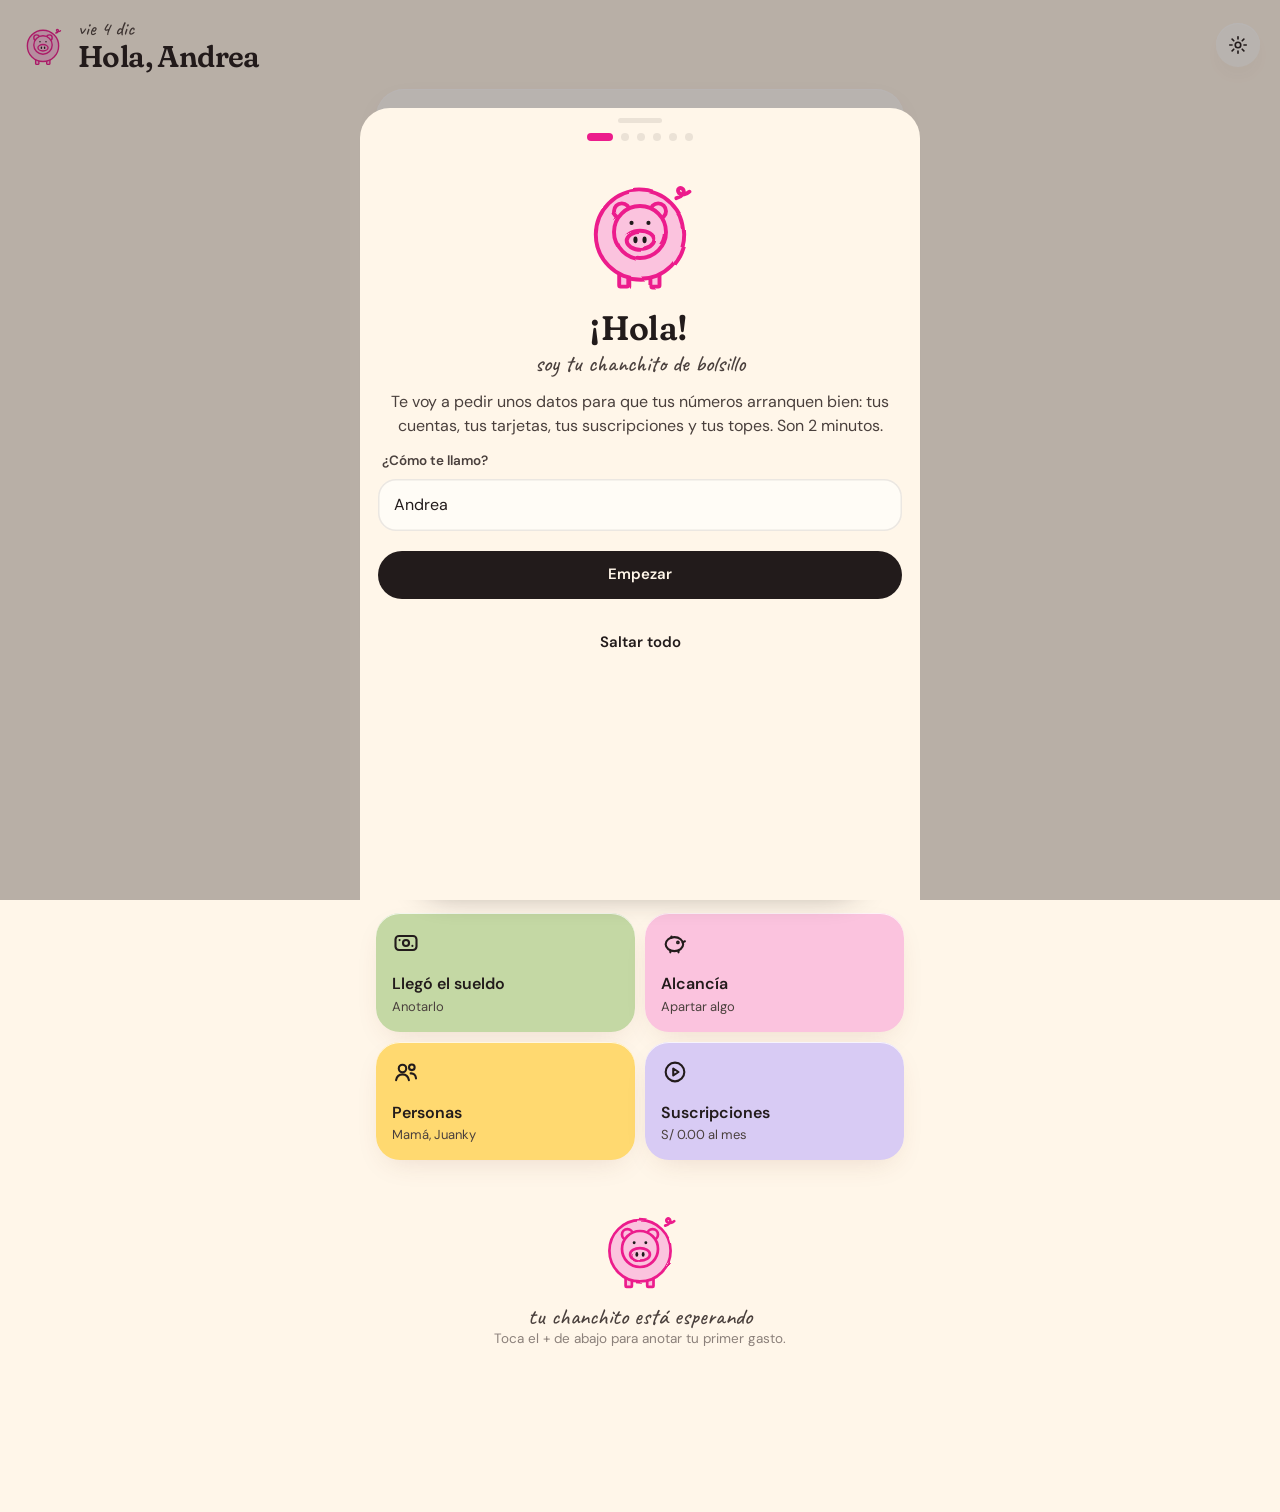
<file: index.html>
<!doctype html>
<html lang="es">
<head>
<meta charset="utf-8">
<meta name="viewport" content="width=device-width, initial-scale=1, viewport-fit=cover">
<title>Oink</title>
<meta name="theme-color" content="#FFF6E9">
<meta name="color-scheme" content="light">
<meta name="apple-mobile-web-app-capable" content="yes">
<meta name="mobile-web-app-capable" content="yes">
<meta name="apple-mobile-web-app-title" content="Oink">
<meta name="apple-mobile-web-app-status-bar-style" content="default">
<meta name="format-detection" content="telephone=no">
<link rel="manifest" href="manifest.webmanifest">
<link rel="apple-touch-icon" href="iconos/icono-180.png?v=1">
<link rel="icon" type="image/png" href="iconos/icono-192.png?v=1">
<link rel="preload" href="fuentes/Fraunces.woff2" as="font" type="font/woff2" crossorigin>
<link rel="stylesheet" href="estilo.css">
</head>
<body>
<header id="cabecera"></header>
<main id="vista"></main>
<nav id="barra"></nav>
<div id="hoja" hidden></div>
<div id="aviso" hidden></div>
<input id="archivo" type="file" accept=".json,application/json" hidden>
<script src="logica.js"></script>
<script src="app.js"></script>
</body>
</html>
</file>
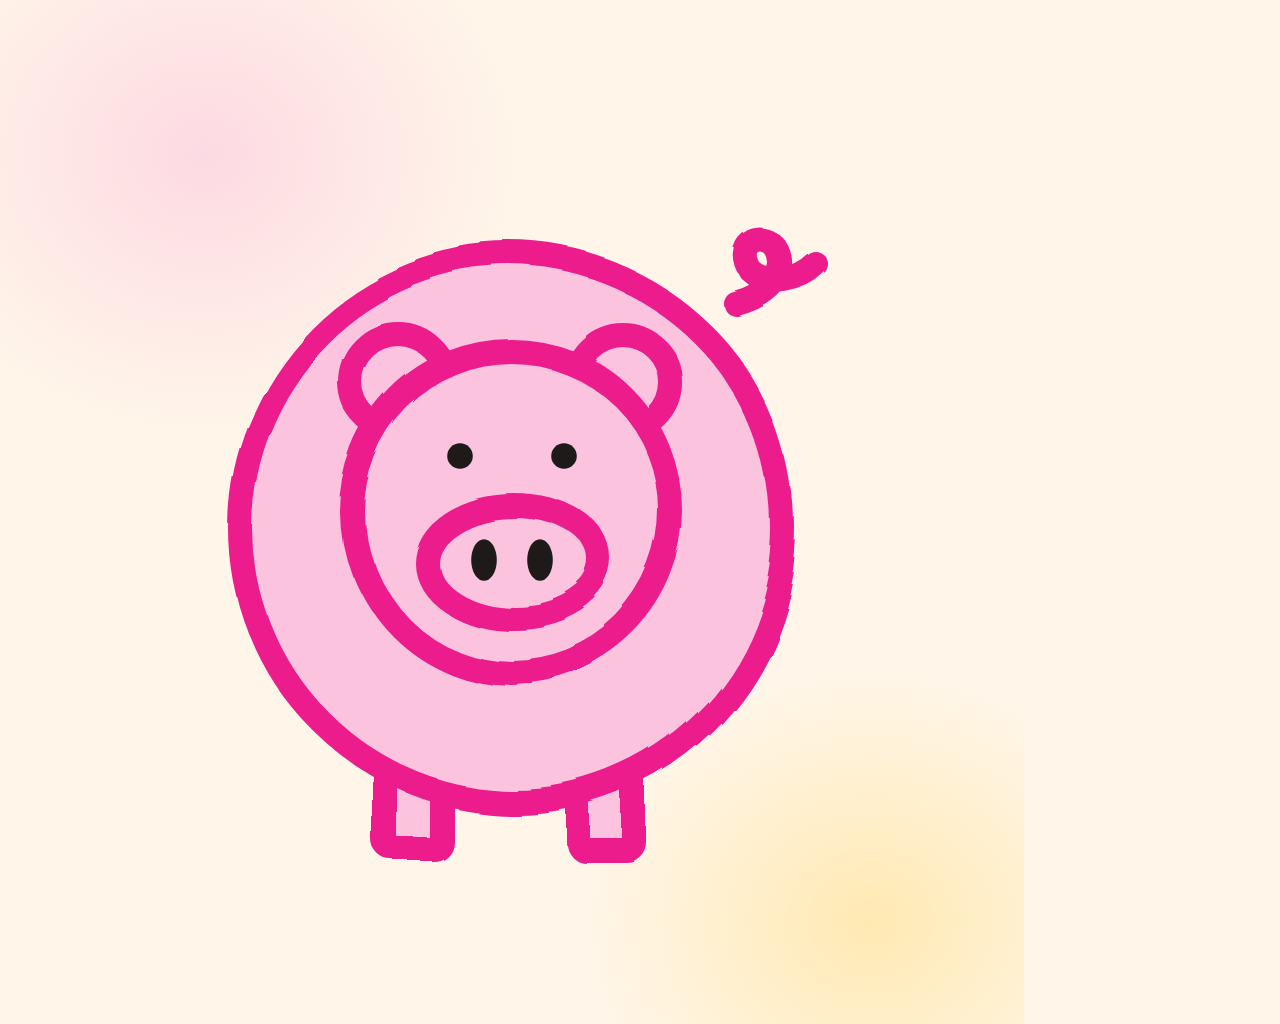
<file: iconos/icono.html>
<!doctype html>
<!-- Ícono de Oink. Se captura a 1024 px y se reduce a 180, 192 y 512 (ver LEEME). -->
<html><head><meta charset="utf-8"><style>
html, body { margin: 0; width: 1024px; height: 1024px; background: #FFF6E9; overflow: hidden; }
body { display: grid; place-items: center; background:
  radial-gradient(45% 40% at 20% 15%, rgba(251,195,222,.55), transparent 70%),
  radial-gradient(40% 35% at 85% 90%, rgba(255,217,112,.45), transparent 70%), #FFF6E9; }
svg { width: 800px; height: 800px; }
</style></head><body>
<svg viewBox="0 0 100 100">
  <defs><filter id="lapiz"><feTurbulence type="fractalNoise" baseFrequency="0.035" numOctaves="2" seed="4"/>
  <feDisplacementMap in="SourceGraphic" scale="2.4"/></filter></defs>
  <g filter="url(#lapiz)" stroke="#EC1C8C" stroke-width="3" stroke-linecap="round" stroke-linejoin="round" fill="#FBC3DE">
    <path d="M78 24c4-1 7-4 5-7-2-2-5 0-3 3 2 2 6 1 8-1" fill="none"/>
    <rect x="34" y="80" width="7" height="12" rx="1"/><rect x="58" y="80" width="7" height="12" rx="1"/>
    <circle cx="50" cy="52" r="34"/>
    <circle cx="36" cy="34" r="6"/><circle cx="64" cy="34" r="6"/>
    <circle cx="50" cy="50" r="20"/>
    <ellipse cx="50" cy="56" rx="11" ry="7"/>
  </g>
  <g fill="#1E1A1A"><circle cx="43.5" cy="43" r="1.6"/><circle cx="56.5" cy="43" r="1.6"/>
  <ellipse cx="46.5" cy="56" rx="1.6" ry="2.6"/><ellipse cx="53.5" cy="56" rx="1.6" ry="2.6"/></g>
</svg></body></html>
</file>
<file: estilo.css>
/* Oink — crema con manchas pastel, tarjetas redondeadas y un chanchito rosado.
   Números en Fraunces (serif suave), texto en DM Sans, acentos a mano en Caveat. */

@font-face { font-family: 'Fraunces'; src: url(fuentes/Fraunces.woff2) format('woff2'); font-weight: 400 800; font-display: swap; }
@font-face { font-family: 'DM Sans'; src: url(fuentes/DMSans.woff2) format('woff2'); font-weight: 400 700; font-display: swap; }
@font-face { font-family: 'Caveat'; src: url(fuentes/Caveat.woff2) format('woff2'); font-weight: 500 700; font-display: swap; }

:root {
  --crema: #FFF6E9;
  --papel: #FFFCF6;
  --tinta: #221B1B;
  --tinta-suave: #4A403D;
  --gris: #8C817B;
  --linea: rgba(34, 27, 27, .09);
  --magenta: #EC1C8C;
  --rosa: #FBC3DE;
  --amarillo: #FFD970;
  --celeste: #BEE0F7;
  --durazno: #FFC8A2;
  --lila: #D8CBF4;
  --salvia: #C4D8A4;
  --arena: #EEE2CD;
  --rojo: #D93A4A;
  --verde: #3B8A57;
  --serif: 'Fraunces', Georgia, serif;
  --sans: 'DM Sans', -apple-system, system-ui, sans-serif;
  --mano: 'Caveat', 'Bradley Hand', cursive;
  --radio: 28px;
  --sombra: 0 1px 0 rgba(255, 255, 255, .8) inset, 0 10px 30px -12px rgba(120, 60, 40, .18);
  --borde: env(safe-area-inset-bottom, 0px);
  color-scheme: light;
}

* { box-sizing: border-box; -webkit-tap-highlight-color: transparent; }
html { background: var(--crema); }
body {
  margin: 0; min-height: 100vh; background: var(--crema); color: var(--tinta);
  font: 400 16px/1.4 var(--sans); -webkit-font-smoothing: antialiased; -webkit-text-size-adjust: 100%;
  padding: env(safe-area-inset-top, 0px) 0 calc(110px + var(--borde));
  overflow-x: hidden;
}
/* manchas de color difuminadas detrás de todo */
body::before {
  content: ''; position: fixed; inset: -20%; z-index: -1; pointer-events: none;
  background:
    radial-gradient(38% 30% at 12% 8%, rgba(251, 195, 222, .55), transparent 70%),
    radial-gradient(34% 26% at 92% 22%, rgba(255, 217, 112, .45), transparent 70%),
    radial-gradient(40% 30% at 85% 88%, rgba(190, 224, 247, .55), transparent 70%),
    radial-gradient(30% 24% at 8% 70%, rgba(196, 216, 164, .4), transparent 70%);
  filter: blur(10px);
}
body.con-hoja { overflow: hidden; }

button, input, select { font: inherit; color: inherit; }
button { background: none; border: 0; padding: 0; cursor: pointer; }
a { color: inherit; text-decoration: none; }
b { font-weight: 600; }
h1, h2 { margin: 0; font-family: var(--serif); font-weight: 600; letter-spacing: -.02em; line-height: 1.05; }
h1 { font-size: 34px; }
h2 { font-size: 26px; }

.ico { width: 22px; height: 22px; fill: none; stroke: currentColor; stroke-width: 1.8; stroke-linecap: round; stroke-linejoin: round; flex: none; }
.chanchito { display: block; flex: none; }

.eyebrow { font-size: 12px; font-weight: 600; letter-spacing: .12em; text-transform: uppercase; color: var(--gris); }
.mano { font-family: var(--mano); font-size: 20px; color: var(--tinta-suave); line-height: 1.1; }
.mano.grande { font-size: 23px; margin: 10px 0 0; }
.meta { display: block; font-size: 13.5px; color: var(--gris); line-height: 1.35; }
.nota { display: block; font-size: 13.5px; color: var(--gris); margin: 8px 2px 0; line-height: 1.4; }
.nota-pie { font-size: 13.5px; color: var(--gris); margin: 12px 8px 0; line-height: 1.45; }
.centrado { text-align: center; }
.rojo { color: var(--rojo) !important; }
.ingreso { color: var(--verde); }
.neutro { color: var(--gris); }
i { font-style: normal; }

/* colores de relleno por nombre */
.c-amarillo { background: var(--amarillo); } .c-celeste { background: var(--celeste); } .c-rosa { background: var(--rosa); }
.c-durazno { background: var(--durazno); } .c-lila { background: var(--lila); } .c-salvia { background: var(--salvia); } .c-arena { background: var(--arena); }

/* ---------- cabecera ---------- */
#cabecera { display: flex; align-items: center; gap: 10px; padding: 18px 20px 8px; }
#cabecera .titulo, #cabecera .hola { flex: 1; min-width: 0; }
.hola { display: flex; align-items: center; gap: 12px; }
.hola h1 { font-size: 30px; }
.redondo {
  width: 44px; height: 44px; border-radius: 50%; display: grid; place-items: center; flex: none;
  background: var(--papel); box-shadow: var(--sombra); color: var(--tinta);
}
.redondo.claro { background: rgba(255, 255, 255, .55); box-shadow: none; }
.redondo.chico { width: 36px; height: 36px; }
.redondo.chico .ico { width: 18px; height: 18px; }

/* ---------- vista ---------- */
#vista { padding: 8px 16px 24px; max-width: 560px; margin: 0 auto; }
#vista > * + * { margin-top: 14px; }
.caja { background: var(--papel); border-radius: var(--radio); padding: 20px; box-shadow: var(--sombra); }
.caja.chica { padding: 16px; }
.encabezado { display: flex; align-items: baseline; justify-content: space-between; gap: 10px; padding: 6px 6px 0; }
.caja .encabezado { padding: 0; }
.enlace { font-size: 14px; font-weight: 600; color: var(--magenta); }
.enlace.bloque { display: block; width: 100%; text-align: center; padding: 14px 0 2px; }
#vista > .encabezado { margin-top: 22px; }

/* números */
.num { font-family: var(--serif); font-weight: 600; letter-spacing: -.02em; font-variant-numeric: tabular-nums lining-nums; white-space: nowrap; display: block; }
.num .sim { font-size: .5em; font-weight: 500; margin-right: .18em; vertical-align: .55em; color: var(--tinta-suave); }
.num .dec { font-size: .5em; font-weight: 500; color: var(--tinta-suave); }
.num .sig { margin-right: .1em; }
.num.grande { font-size: 50px; line-height: 1.05; margin-top: 6px; }
.num.medio { font-size: 32px; line-height: 1.05; }
.num.negativo { color: var(--rojo); }
.num-chico { display: block; font-family: var(--serif); font-size: 20px; font-weight: 600; margin-top: 6px; letter-spacing: -.01em; }

/* alertas (suscripciones, pagos, respaldo) */
.alerta { border-radius: 24px; padding: 16px; display: flex; flex-wrap: wrap; align-items: center; gap: 12px; box-shadow: var(--sombra); }
.alerta-txt { flex: 1; min-width: 0; }
.alerta-txt b { display: block; font-size: 16px; }
.alerta-txt .meta { color: var(--tinta-suave); opacity: .8; }
.alerta .botones { width: 100%; gap: 6px; flex-wrap: nowrap; }
.alerta .btn.mini { padding: 0 14px; }
.alerta .btn.texto { padding: 0 8px; }
.linea { display: block; }
.linea.usd { font-size: .72em; margin-top: 2px; }
.botones { display: flex; flex-wrap: wrap; gap: 8px; }
.botones.centrados { justify-content: center; margin-top: 16px; }

/* botones */
.btn {
  display: inline-flex; align-items: center; justify-content: center; gap: 6px;
  min-height: 48px; padding: 0 22px; border-radius: 999px; font-weight: 600; font-size: 15px;
  background: var(--papel); box-shadow: inset 0 0 0 1.5px var(--linea);
}
.btn .ico { width: 18px; height: 18px; }
.btn.oscuro { background: var(--tinta); color: var(--crema); box-shadow: none; }
.btn.mini { min-height: 40px; padding: 0 16px; font-size: 14px; }
.btn.texto { background: none; box-shadow: none; padding: 0 12px; }
.btn.ancho { width: 100%; }
.alerta .btn { background: rgba(255, 255, 255, .7); box-shadow: none; }
.alerta .btn.oscuro { background: var(--tinta); }
.alerta .btn.texto { background: none; }

/* tu plata */
.plata .pastillas { display: grid; grid-template-columns: repeat(3, 1fr); gap: 8px; margin-top: 16px; }
.pastilla { border-radius: 20px; padding: 12px; display: flex; flex-direction: column; gap: 4px; min-width: 0; }
.pastilla span { font-size: 12.5px; color: var(--tinta-suave); }
.pastilla b { font-family: var(--serif); font-size: 14px; line-height: 1.2; white-space: nowrap; }

/* anillo del mes */
.anillo-caja { position: relative; width: 220px; height: 220px; margin: 12px auto 0; }
.anillo { width: 100%; height: 100%; transform: rotate(-90deg); }
.anillo circle { fill: none; stroke-width: 20; }
.anillo .pista { stroke: var(--arena); opacity: .7; }
.anillo .arco { stroke-linecap: round; }
.anillo-caja .centro { position: absolute; inset: 0; display: flex; flex-direction: column; align-items: center; justify-content: center; text-align: center; }
.mini-topes { display: grid; grid-template-columns: 1fr 1fr; gap: 8px; margin-top: 14px; }
.mini-tope { display: flex; align-items: center; gap: 8px; padding: 10px; border-radius: 18px; background: var(--crema); text-align: left; min-width: 0; }
.mini-tope .burbuja { width: 34px; height: 34px; }
.mini-tope .burbuja .ico { width: 18px; height: 18px; }
.mini-tope .izq { flex: 1; min-width: 0; }
.mini-tope b { font-size: 13.5px; display: block; overflow: hidden; text-overflow: ellipsis; white-space: nowrap; }
.mini-tope .der { font-size: 13px; font-weight: 600; }
.barrita { display: block; height: 8px; border-radius: 99px; background: var(--arena); overflow: hidden; margin-top: 6px; }
.barrita i { display: block; height: 100%; border-radius: 99px; filter: saturate(1.25) brightness(.95); }
.barrita i.pasado { background: var(--rojo); }

/* tarjetas de crédito como plástico */
.carrusel { display: flex; gap: 12px; overflow-x: auto; margin: 10px -16px 0; padding: 4px 16px 10px; scroll-snap-type: x mandatory; scrollbar-width: none; }
.carrusel::-webkit-scrollbar { display: none; }
.plastico {
  position: relative; flex: none; width: 78%; max-width: 300px; border-radius: 26px; padding: 18px; min-height: 150px;
  display: flex; flex-direction: column; gap: 4px; scroll-snap-align: start; box-shadow: var(--sombra); overflow: hidden;
}
.plastico::after { content: ''; position: absolute; right: -40px; bottom: -50px; width: 150px; height: 150px; border-radius: 50%; background: rgba(255, 255, 255, .35); }
.plastico .banco { font-family: var(--serif); font-size: 22px; font-weight: 700; letter-spacing: -.01em; }
.plastico .banco i { font-family: var(--mano); font-weight: 600; font-size: 19px; margin-left: 8px; color: var(--tinta-suave); }
.plastico .monto { font-family: var(--serif); font-size: 24px; font-weight: 600; margin-top: auto; position: relative; z-index: 1; }
.plastico .reparto, .plastico .cierra { font-size: 13px; color: var(--tinta-suave); position: relative; z-index: 1; }
.plastico.grande { width: 100%; max-width: none; min-height: 170px; }
.plastico.grande .monto { font-size: 32px; }
.plastico .etq-mano { font-family: var(--mano); font-size: 19px; margin-top: auto; color: var(--tinta-suave); position: relative; z-index: 1; }
.plastico.grande .monto { margin-top: 0; }
.plastico .redondo { position: absolute; top: 14px; right: 14px; z-index: 2; }
.tarjeta-caja { padding: 10px 10px 16px; }
.ciclo { padding: 16px 10px 4px; }
.ciclo + .ciclo { border-top: 1px dashed var(--linea); margin-top: 8px; }
.reparto-filas { margin-top: 10px; display: grid; gap: 6px; }
.rf { display: flex; justify-content: space-between; align-items: baseline; font-size: 15px; }
.rf b { font-family: var(--serif); font-size: 17px; font-weight: 600; }
.rf.otro span::before { content: ''; display: inline-block; width: 8px; height: 8px; border-radius: 50%; background: var(--durazno); margin-right: 8px; vertical-align: 1px; }
.rf.total { border-top: 1px solid var(--linea); padding-top: 8px; margin-top: 2px; }
.rf.total b { font-size: 20px; }
.ciclo > .meta { margin-top: 10px; }
.falta { display: flex; align-items: center; gap: 12px; margin: 14px 4px 0; padding: 16px; border-radius: 22px; background: var(--crema); }
.falta > div { flex: 1; }
.falta b { display: block; font-family: var(--serif); font-size: 24px; margin-top: 4px; }
.falta.listo b { color: var(--verde); }

/* atajos */
.atajos { display: grid; grid-template-columns: 1fr 1fr; gap: 10px; margin-top: 22px !important; }
.atajo { border-radius: 24px; padding: 16px; display: flex; flex-direction: column; align-items: flex-start; gap: 2px; text-align: left; min-height: 116px; box-shadow: var(--sombra); }
.atajo .ico { width: 28px; height: 28px; margin-bottom: auto; }
.atajo b { font-size: 16px; margin-top: 14px; }
.atajo span { font-size: 13px; color: var(--tinta-suave); }

/* listas */
.lista { background: var(--papel); border-radius: var(--radio); box-shadow: var(--sombra); overflow: hidden; margin-top: 10px; }
.fila { display: flex; align-items: center; gap: 12px; width: 100%; padding: 14px 16px; text-align: left; min-height: 64px; }
.fila + .fila { border-top: 1px solid var(--linea); }
.fila .izq { flex: 1; min-width: 0; }
.fila .izq > b { display: block; overflow: hidden; text-overflow: ellipsis; white-space: nowrap; font-size: 15.5px; }
.fila .izq .meta { overflow: hidden; text-overflow: ellipsis; white-space: nowrap; }
.fila .der { text-align: right; font-family: var(--serif); font-weight: 600; font-size: 16.5px; white-space: nowrap; flex: none; }
.fila .der .meta { font-family: var(--sans); font-weight: 400; }
.fila .der .ico { color: var(--gris); width: 18px; }
.fila.total .der { font-size: 20px; }
.fila.apagada { opacity: .6; }
.fila.bloque { align-items: flex-start; }
.fila.bloque .arriba { display: flex; justify-content: space-between; gap: 8px; align-items: baseline; }
.fila.bloque .arriba > span { font-family: var(--serif); font-weight: 600; white-space: nowrap; }
.fila.bloque .arriba .meta { display: inline; font-family: var(--sans); font-weight: 400; font-size: 12.5px; }
.fila.bloque .izq > .meta { white-space: normal; margin-top: 4px; }
.etiqueta { display: block; margin-top: 4px; margin-left: auto; width: max-content; font-family: var(--sans); font-size: 12px; font-weight: 600; padding: 3px 10px; border-radius: 99px; background: var(--durazno); }
.burbuja { width: 42px; height: 42px; border-radius: 50%; display: grid; place-items: center; flex: none; color: var(--tinta); }
.burbuja b { font-family: var(--serif); font-size: 17px; }
.burbuja.blanca { background: rgba(255, 255, 255, .65); }
.dia { display: flex; justify-content: space-between; align-items: baseline; padding: 18px 6px 0; }
#vista > .dia:first-of-type { padding-top: 6px; }

/* filtros */
.tira { display: flex; gap: 8px; overflow-x: auto; margin: 0 -16px; padding: 2px 16px 4px; scrollbar-width: none; }
.tira::-webkit-scrollbar { display: none; }
.chip { flex: none; padding: 10px 16px; border-radius: 99px; background: var(--papel); font-size: 14px; font-weight: 500; box-shadow: inset 0 0 0 1.5px var(--linea); white-space: nowrap; }
.chip.on { background: var(--tinta); color: var(--crema); box-shadow: none; }

/* stats */
.cambio { display: inline-block; margin-top: 10px; padding: 6px 12px; border-radius: 99px; font-size: 13.5px; font-weight: 600; }
.cambio.sube { background: #FBD5D2; color: #A12A33; }
.cambio.baja { background: #D9EBCF; color: #2E6B43; }
.calendario { padding: 16px 12px; }
.calendario .sem, .calendario .dias { display: grid; grid-template-columns: repeat(7, 1fr); }
.calendario .sem span { text-align: center; font-size: 12px; font-weight: 600; color: var(--gris); padding-bottom: 6px; }
.calendario .d { position: relative; height: 46px; display: grid; place-items: center; }
.calendario .d i { border-radius: 50%; background: var(--magenta); opacity: .85; }
.calendario .d em { position: absolute; font-style: normal; font-size: 11px; color: var(--tinta-suave); bottom: 1px; right: 4px; }
.calendario .d.hoy { box-shadow: inset 0 0 0 1.5px var(--tinta); border-radius: 14px; }
.barras { display: grid; gap: 12px; }
.barra-fila { display: grid; grid-template-columns: 110px 1fr 44px; align-items: center; gap: 10px; font-size: 14.5px; }
.barra-fila .barrita { margin: 0; height: 10px; }
.barra-fila b { text-align: right; }
.reticula { display: grid; grid-template-columns: 1fr 1fr; gap: 10px; }

/* alcancía */
.alcancia-caja { display: flex; flex-direction: column; align-items: center; text-align: center; padding-top: 24px; }
.alcancia-caja .chanchito { margin-bottom: 10px; }
.racha { display: inline-flex; align-items: center; gap: 6px; margin-top: 12px; padding: 8px 14px; border-radius: 99px; background: var(--amarillo); font-weight: 600; font-size: 14px; }
.racha .ico { width: 18px; height: 18px; }
.columnas { display: flex; align-items: flex-end; gap: 10px; height: 170px; padding: 18px 16px 14px; }
.col { flex: 1; height: 100%; display: flex; flex-direction: column; align-items: center; justify-content: flex-end; gap: 6px; font-size: 12px; color: var(--gris); }
.col i { width: 100%; max-width: 34px; border-radius: 12px; background: var(--rosa); min-height: 4px; }
.col i.neg { background: var(--arena); }
.col .valor { color: var(--tinta-suave); font-weight: 600; }

/* ajustes */
.cats-ajustes { display: flex; flex-wrap: wrap; gap: 8px; margin-top: 10px; }
.cat-chip { display: inline-flex; align-items: center; gap: 8px; padding: 10px 16px 10px 12px; border-radius: 99px; font-size: 14.5px; font-weight: 500; }
.cat-chip .ico { width: 20px; height: 20px; }
.recordatorio { margin-top: 10px; }
.recordatorio p { margin: 0; }
.recordatorio ol { margin: 10px 0; padding-left: 22px; line-height: 1.6; }

.vacio { text-align: center; padding: 30px 20px; display: flex; flex-direction: column; align-items: center; }

/* ---------- barra de abajo ---------- */
#barra {
  position: fixed; left: 50%; transform: translateX(-50%); bottom: calc(12px + var(--borde)); z-index: 20;
  width: calc(100% - 32px); max-width: 460px; height: 70px; border-radius: 36px; background: var(--tinta);
  display: flex; align-items: center; justify-content: space-around; padding: 0 8px; box-shadow: 0 14px 30px -10px rgba(34, 27, 27, .45);
}
#barra a { display: flex; flex-direction: column; align-items: center; gap: 3px; color: rgba(255, 246, 233, .5); font-size: 11px; font-weight: 600; width: 58px; padding: 6px 0; }
#barra a.on { color: var(--crema); }
#barra a.on .ico { color: var(--rosa); }
#barra .nuevo { width: 60px; height: 60px; border-radius: 50%; background: var(--rosa); color: var(--tinta); display: grid; place-items: center; margin-top: -30px; box-shadow: 0 0 0 6px var(--crema), 0 8px 18px -4px rgba(236, 28, 140, .5); }
#barra .nuevo .ico { width: 28px; height: 28px; stroke-width: 2.4; }

/* ---------- hoja (panel que sube) ---------- */
#hoja { position: fixed; inset: 0; z-index: 40; background: rgba(34, 27, 27, .32); display: flex; align-items: flex-end; justify-content: center; animation: aparece .18s ease-out; }
#hoja[hidden] { display: none; }
.panel {
  width: 100%; max-width: 560px; max-height: 94vh; overflow-y: auto; -webkit-overflow-scrolling: touch;
  background: var(--crema); border-radius: 30px 30px 0 0; padding: 10px 18px calc(24px + var(--borde));
  animation: sube .26s cubic-bezier(.2, .9, .3, 1);
}
.panel::before { content: ''; display: block; width: 44px; height: 5px; border-radius: 9px; background: var(--linea); margin: 0 auto 10px; }
@keyframes sube { from { transform: translateY(40px); opacity: .4; } }
@keyframes aparece { from { opacity: 0; } }
.cabeza-hoja { display: flex; align-items: center; justify-content: space-between; gap: 10px; margin-bottom: 14px; }
.panel form > * + * { margin-top: 14px; }
.panel > * + * { margin-top: 14px; }

.seg { display: flex; background: var(--papel); border-radius: 99px; padding: 4px; box-shadow: inset 0 0 0 1.5px var(--linea); }
.seg label { flex: 1; }
.seg input { position: absolute; opacity: 0; pointer-events: none; }
.seg span { display: block; text-align: center; padding: 10px 6px; border-radius: 99px; font-size: 14px; font-weight: 600; color: var(--tinta-suave); white-space: nowrap; }
.seg input:checked + span { background: var(--tinta); color: var(--crema); }

.monto-grande { display: flex; align-items: center; gap: 10px; background: var(--papel); border-radius: 24px; padding: 10px 10px 10px 20px; box-shadow: var(--sombra); }
.monto-grande input { flex: 1; min-width: 0; border: 0; background: none; outline: none; font-family: var(--serif); font-size: 40px; font-weight: 600; letter-spacing: -.02em; padding: 4px 0; }
.monto-grande input::placeholder { color: #CFC3B5; }
.monto-grande .seg { flex: none; }
.monto-grande .seg span { padding: 8px 12px; }

.campo { display: block; }
.campo .etq { display: block; font-size: 13.5px; font-weight: 600; color: var(--tinta-suave); margin: 0 4px 8px; }
.campo .etq i { font-weight: 400; color: var(--gris); }
.campo > input, .dos input, .fecha-fila input {
  width: 100%; border: 0; outline: none; background: var(--papel); border-radius: 18px; padding: 14px 16px; font-size: 16px;
  box-shadow: inset 0 0 0 1.5px var(--linea); min-height: 52px; -webkit-appearance: none; appearance: none;
}
.campo > input:focus, .dos input:focus { box-shadow: inset 0 0 0 2px var(--tinta); }
.dos { display: grid; grid-template-columns: 1fr 1fr; gap: 10px; }
.dos .campo { margin: 0; }

.chips { display: flex; flex-wrap: wrap; gap: 8px; }
.chips input { position: absolute; opacity: 0; pointer-events: none; }
.chips span { display: inline-flex; align-items: center; gap: 8px; padding: 11px 16px; border-radius: 99px; background: var(--papel); font-size: 14.5px; font-weight: 500; box-shadow: inset 0 0 0 1.5px var(--linea); }
.chips input:checked + span { background: var(--tinta); color: var(--crema); box-shadow: none; }
.chips .medio span { font-weight: 700; }
.chips label.credito span::before { content: ''; width: 10px; height: 10px; border-radius: 50%; background: inherit; }
.chips label.credito.c-celeste span::before { background: var(--celeste); }
.chips label.credito.c-rosa span::before { background: var(--rosa); }
.chips label.credito.c-lila span::before { background: var(--lila); }
.chips label.credito.c-amarillo span::before { background: var(--amarillo); }
.chips label.credito.c-salvia span::before { background: var(--salvia); }
.chips label.credito.c-durazno span::before { background: var(--durazno); }
.chips label.credito.c-arena span::before { background: var(--arena); }
.chips label.credito { background: none; }
/* categorías: todas a la vista, cada una con su color */
.chips.cats { display: grid; grid-template-columns: repeat(3, 1fr); gap: 8px; }
.chips.cats label { background: none; display: block; }
.chips.cats span { width: 100%; flex-direction: column; gap: 6px; padding: 14px 6px; border-radius: 22px; box-shadow: none; font-size: 13.5px; background: inherit; }
.chips.cats label.c-amarillo span { background: var(--amarillo); } .chips.cats label.c-celeste span { background: var(--celeste); }
.chips.cats label.c-rosa span { background: var(--rosa); } .chips.cats label.c-durazno span { background: var(--durazno); }
.chips.cats label.c-lila span { background: var(--lila); } .chips.cats label.c-salvia span { background: var(--salvia); }
.chips.cats label.c-arena span { background: var(--arena); }
.chips.cats .ico { width: 26px; height: 26px; }
.chips.cats input:checked + span { color: var(--tinta); box-shadow: inset 0 0 0 2.5px var(--tinta); transform: scale(1.02); }
.chips.colores label { background: none; }
.chips.colores span { width: 40px; height: 40px; padding: 0; border-radius: 50%; box-shadow: none; }
.chips.colores label.c-amarillo span { background: var(--amarillo); } .chips.colores label.c-celeste span { background: var(--celeste); }
.chips.colores label.c-rosa span { background: var(--rosa); } .chips.colores label.c-durazno span { background: var(--durazno); }
.chips.colores label.c-lila span { background: var(--lila); } .chips.colores label.c-salvia span { background: var(--salvia); }
.chips.colores label.c-arena span { background: var(--arena); }
.chips.colores input:checked + span { background-color: inherit; box-shadow: 0 0 0 3px var(--crema), 0 0 0 5px var(--tinta); }
.chips.iconos span { padding: 10px 12px; }
.sugerencias { display: flex; flex-wrap: wrap; gap: 8px; }

.fechas { display: grid; gap: 8px; margin-bottom: 10px; }
.fecha-fila { display: grid; grid-template-columns: 1fr 1fr auto; gap: 8px; align-items: end; }
.fecha-fila label { font-size: 12px; color: var(--gris); font-weight: 600; display: grid; gap: 4px; }
.fecha-fila input { min-height: 46px; padding: 10px 12px; font-size: 15px; }

.saldo-persona { text-align: center; font-family: var(--serif); font-size: 24px; }
.saldo-persona .der { font-size: 24px; }
.pie-hoja { display: flex; flex-direction: column; align-items: center; gap: 4px; margin-top: 20px !important; }
.error { color: var(--rojo); font-weight: 600; font-size: 14.5px; margin: 10px 4px 0; }

#aviso {
  position: fixed; left: 50%; transform: translateX(-50%); bottom: calc(96px + var(--borde)); z-index: 60;
  background: var(--tinta); color: var(--crema); padding: 12px 20px; border-radius: 99px; font-weight: 600; font-size: 14.5px;
  box-shadow: 0 10px 24px -8px rgba(0, 0, 0, .35); max-width: calc(100% - 40px); text-align: center; animation: sube .2s ease-out;
}
#aviso.fallo { background: var(--rojo); border-radius: 20px; }
#aviso[hidden] { display: none; }

@media (max-width: 360px) {
  .num.grande { font-size: 42px; }
  .plata .pastillas { grid-template-columns: 1fr 1fr; }
  .chips.cats { grid-template-columns: repeat(2, 1fr); }
}

/* ---------- buscador ---------- */
.buscador { display: flex; align-items: center; gap: 10px; background: var(--papel); border-radius: 99px; padding: 0 18px; min-height: 52px; box-shadow: var(--sombra); }
.buscador .ico { color: var(--gris); }
.buscador input { flex: 1; min-width: 0; border: 0; outline: none; background: none; font-size: 16px; padding: 14px 0; -webkit-appearance: none; appearance: none; }
#resultados > * + * { margin-top: 14px; }
#resultados > .tira { margin-top: 14px; }
#resultados > .dia:first-child { padding-top: 6px; }
.resumen-busqueda .num { margin-top: 6px; }

/* el segmento de tipos lleva cinco opciones */
.panel.mov form > .seg span { font-size: 13px; padding: 10px 2px; }

/* ---------- bienvenida ---------- */
.panel.bienvenida { min-height: 88vh; }
.puntos { display: flex; justify-content: center; gap: 8px; margin: 4px 0 18px; }
.puntos i { width: 8px; height: 8px; border-radius: 99px; background: var(--linea); transition: width .2s; }
.puntos i.ya { background: var(--rosa); }
.puntos i.on { width: 26px; background: var(--magenta); }
.bv-hola { display: flex; flex-direction: column; align-items: center; text-align: center; padding: 8px 6px 0; }
.bv-hola h2 { font-size: 34px; margin-top: 14px; }
.bv-hola .mano { margin-top: 4px; }
.bv-hola p:last-child { color: var(--tinta-suave); line-height: 1.5; margin: 14px 0 0; }
.panel.bienvenida h2 + .nota { margin-top: 8px; }
.bv-tarjeta { padding: 16px; }
.bv-tarjeta .campo { margin-top: 14px; }
.banco-chico { display: inline-flex; align-items: center; gap: 8px; font-family: var(--serif); font-size: 18px; }
.punto { width: 12px; height: 12px; border-radius: 50%; display: inline-block; }
.bv-sub { padding: 12px; display: grid; gap: 8px; }
.bv-sub input, .bv-sub select {
  width: 100%; border: 0; outline: none; background: var(--crema); border-radius: 14px; padding: 12px 14px; font-size: 16px; min-height: 48px;
  -webkit-appearance: none; appearance: none;
}
.bv-sub .sub-nombre { font-weight: 600; background: none; padding-left: 4px; font-family: var(--serif); font-size: 18px; }
.bv-sub select { font-size: 14.5px; color: var(--tinta-suave); }
.tres { display: grid; grid-template-columns: 1.4fr .8fr .8fr; gap: 8px; }
.topes-bv { display: grid; gap: 8px; }
.tope-bv { display: flex; align-items: center; gap: 12px; background: var(--papel); border-radius: 20px; padding: 10px 10px 10px 12px; box-shadow: var(--sombra); }
.tope-bv b { flex: 1; font-size: 15.5px; }
.tope-bv input { width: 110px; border: 0; outline: none; background: var(--crema); border-radius: 14px; padding: 12px; font-size: 16px; text-align: right; font-family: var(--serif); font-weight: 600; }
.bv-sub select { background-image: url("data:image/svg+xml,%3Csvg xmlns=%27http://www.w3.org/2000/svg%27 viewBox=%270 0 24 24%27 fill=%27none%27 stroke=%27%238C817B%27 stroke-width=%272%27 stroke-linecap=%27round%27%3E%3Cpath d=%27M7 10l5 5 5-5%27/%3E%3C/svg%3E"); background-repeat: no-repeat; background-position: right 10px center; background-size: 18px; padding-right: 32px; }
</file>
